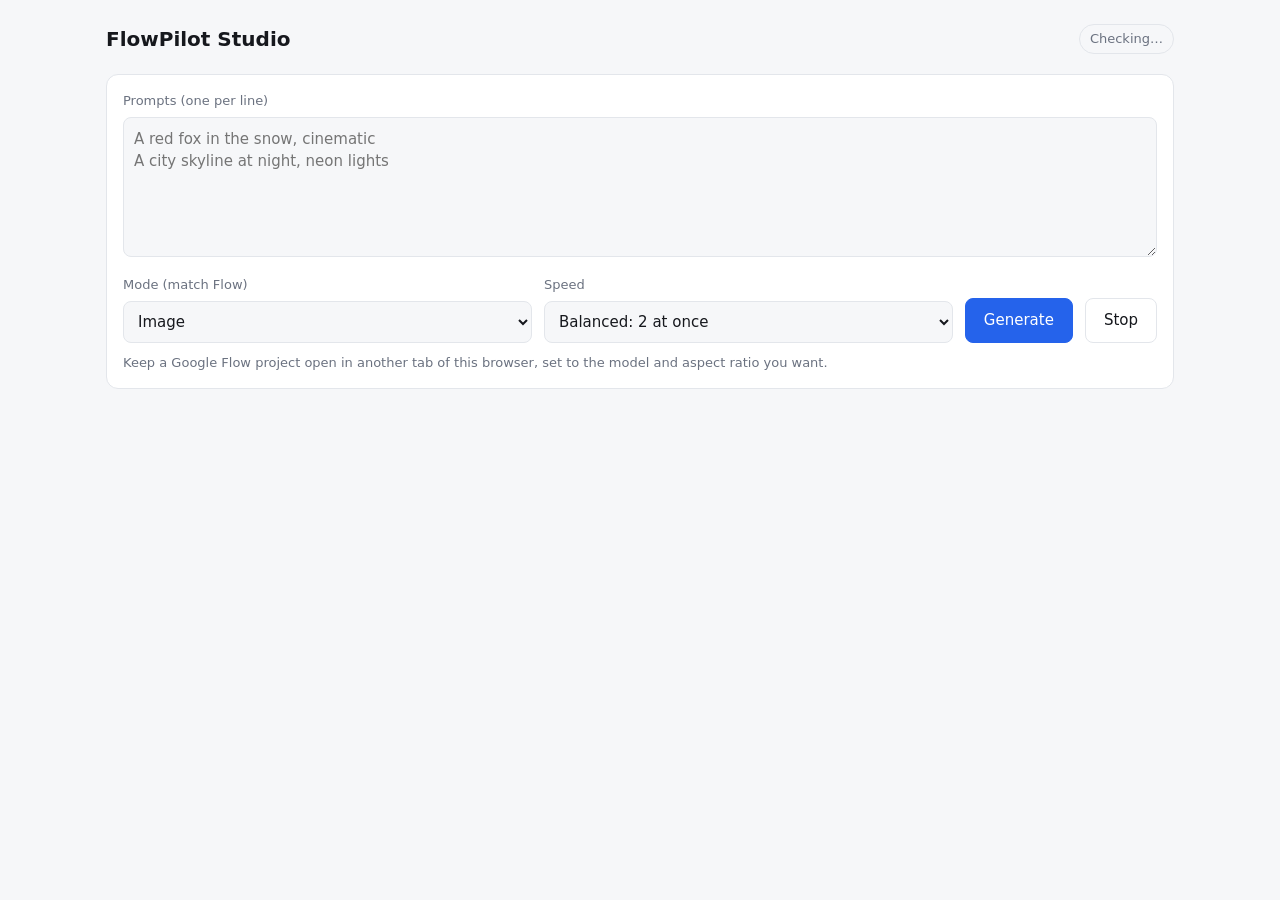
<file: web/index.html>
<!DOCTYPE html>
<html lang="en">
<head>
  <meta charset="UTF-8">
  <meta name="viewport" content="width=device-width, initial-scale=1.0">
  <title>FlowPilot Studio</title>
  <style>
    :root {
      --bg: #f6f7f9; --panel: #ffffff; --text: #16181d; --muted: #6b7280; --line: #e3e6eb;
      --accent: #2563eb; --accent-text: #ffffff; --ok: #15803d; --warn: #b45309; --bad: #b91c1c;
    }
    @media (prefers-color-scheme: dark) {
      :root {
        --bg: #111317; --panel: #1a1d23; --text: #e8eaee; --muted: #9aa1ad; --line: #2b2f37;
        --accent: #4f8cff; --accent-text: #0b0d10; --ok: #4ade80; --warn: #fbbf24; --bad: #f87171;
      }
    }
    * { box-sizing: border-box; }
    body { margin: 0; background: var(--bg); color: var(--text); font: 15px/1.5 system-ui, sans-serif; }
    main { max-width: 1100px; margin: 0 auto; padding: 24px 16px 48px; }
    header { display: flex; align-items: center; justify-content: space-between; gap: 12px; margin-bottom: 20px; }
    h1 { font-size: 20px; margin: 0; }
    .pill { font-size: 13px; padding: 4px 10px; border-radius: 999px; border: 1px solid var(--line); color: var(--muted); }
    .pill.on { color: var(--ok); border-color: currentColor; }
    .pill.off { color: var(--bad); border-color: currentColor; }
    .panel { background: var(--panel); border: 1px solid var(--line); border-radius: 12px; padding: 16px; }
    label { display: block; font-size: 13px; color: var(--muted); margin-bottom: 6px; }
    textarea, select { width: 100%; font: inherit; color: var(--text); background: var(--bg);
      border: 1px solid var(--line); border-radius: 8px; padding: 10px; }
    textarea { min-height: 140px; resize: vertical; }
    .row { display: flex; gap: 12px; flex-wrap: wrap; align-items: end; margin-top: 12px; }
    .row > div { flex: 1 1 140px; }
    button { font: inherit; padding: 10px 18px; border-radius: 8px; border: 1px solid var(--line);
      background: var(--panel); color: var(--text); cursor: pointer; }
    button.primary { background: var(--accent); border-color: var(--accent); color: var(--accent-text); }
    button:disabled { opacity: .5; cursor: default; }
    .hint { color: var(--muted); font-size: 13px; margin: 10px 0 0; }
    .error { color: var(--bad); }
    #results { display: grid; grid-template-columns: repeat(auto-fill, minmax(240px, 1fr)); gap: 16px; margin-top: 20px; }
    .card { background: var(--panel); border: 1px solid var(--line); border-radius: 12px; overflow: hidden; }
    .card .media { display: grid; gap: 2px; background: var(--line); }
    .card img, .card video { width: 100%; display: block; background: var(--bg); }
    .card .body { padding: 10px 12px; }
    .card .prompt { font-size: 14px; margin: 0 0 6px; overflow-wrap: anywhere; }
    .card .meta { display: flex; justify-content: space-between; gap: 8px; font-size: 13px; }
    .st-pending, .st-generating { color: var(--warn); }
    .st-done { color: var(--ok); }
    .st-failed { color: var(--bad); }
    .card a { color: var(--accent); }
  </style>
</head>
<body>
<main>
  <header>
    <h1>FlowPilot Studio</h1>
    <span id="status" class="pill">Checking…</span>
  </header>

  <section class="panel">
    <label for="prompts">Prompts (one per line)</label>
    <textarea id="prompts" placeholder="A red fox in the snow, cinematic&#10;A city skyline at night, neon lights"></textarea>
    <div class="row">
      <div>
        <label for="mode">Mode (match Flow)</label>
        <select id="mode"><option value="image">Image</option><option value="video">Video</option></select>
      </div>
      <div>
        <label for="speed">Speed</label>
        <select id="speed">
          <option value="slow">Slow: one at a time</option>
          <option value="balanced" selected>Balanced: 2 at once</option>
          <option value="fast">Fast: 4 at once</option>
        </select>
      </div>
      <button id="generate" class="primary">Generate</button>
      <button id="stop">Stop</button>
    </div>
    <p id="message" class="hint">Keep a Google Flow project open in another tab of this browser, set to the model and aspect ratio you want.</p>
  </section>

  <section id="results"></section>
</main>

<script src="flowpilot-client.js"></script>
<script>
  const $ = (id) => document.getElementById(id);
  const LABEL = { pending: 'Queued', generating: 'Generating…', done: 'Done', failed: 'Failed' };

  async function refreshStatus() {
    const s = await FlowPilot.status();
    const pill = $('status');
    if (!s.ok) { pill.textContent = 'Not connected'; pill.className = 'pill off'; pill.title = s.error; }
    else if (!s.hasEditor) { pill.textContent = 'Open a Flow project'; pill.className = 'pill off'; pill.title = ''; }
    else { pill.textContent = s.running ? 'Flow busy' : 'Flow connected'; pill.className = 'pill on'; pill.title = ''; }
    return s;
  }

  function el(tag, cls, text) {
    const node = document.createElement(tag);
    if (cls) node.className = cls;
    if (text != null) node.textContent = text;
    return node;
  }

  function renderCard(card, r, n) {
    const media = el('div', 'media');
    r.outputs.forEach((out) => {
      const m = out.kind === 'video' ? el('video') : el('img');
      m.src = out.url;
      if (out.kind === 'video') m.controls = true; else m.alt = r.prompt;
      media.append(m);
    });
    const meta = el('div', 'meta');
    const st = el('span', `st-${r.status}`, LABEL[r.status] || r.status);
    meta.append(st);
    const links = el('span');
    r.outputs.forEach((out, i) => {
      const a = el('a', null, r.outputs.length > 1 ? `Save ${i + 1}` : 'Save');
      a.href = out.url;
      const ext = out.kind === 'video' ? 'mp4' : out.url.startsWith('data:image/png') ? 'png' : 'jpg';
      a.download = `${String(n).padStart(3, '0')}${r.outputs.length > 1 ? `-${i + 1}` : ''}.${ext}`;
      a.target = '_blank';
      links.append(a, ' ');
    });
    meta.append(links);
    const body = el('div', 'body');
    body.append(el('p', 'prompt', r.prompt), meta);
    if (r.error) body.append(el('p', 'hint error', r.error));
    card.replaceChildren(...(r.outputs.length ? [media] : []), body);
  }

  $('generate').addEventListener('click', async () => {
    const prompts = $('prompts').value.split('\n').map((l) => l.trim()).filter(Boolean);
    if (!prompts.length) { $('message').textContent = 'Add at least one prompt.'; return; }

    const cards = prompts.map(() => el('article', 'card'));
    const base = $('results').children.length;
    prompts.forEach((p, i) => renderCard(cards[i], { prompt: p, status: 'pending', outputs: [] }, base + i + 1));
    $('results').prepend(...cards);
    $('message').className = 'hint';
    $('message').textContent = `Sending ${prompts.length} prompt${prompts.length > 1 ? 's' : ''} to Flow…`;

    try {
      const results = await FlowPilot.generate(prompts, {
        mode: $('mode').value,
        speed: $('speed').value,
        onUpdate: (i, r) => renderCard(cards[i], r, base + i + 1),
      });
      const failed = results.filter((r) => r.status === 'failed').length;
      $('message').textContent = `Finished: ${results.length - failed} done, ${failed} failed.`;
    } catch (e) {
      cards.forEach((c) => c.remove());
      $('message').className = 'hint error';
      $('message').textContent = e.message;
    }
  });

  $('stop').addEventListener('click', async () => {
    const res = await FlowPilot.stop();
    $('message').className = res.ok ? 'hint' : 'hint error';
    $('message').textContent = res.ok ? 'Stopped. Prompts already sent to Flow may still finish.' : res.error;
  });

  refreshStatus();
  setInterval(refreshStatus, 4000);
</script>
</body>
</html>
</file>
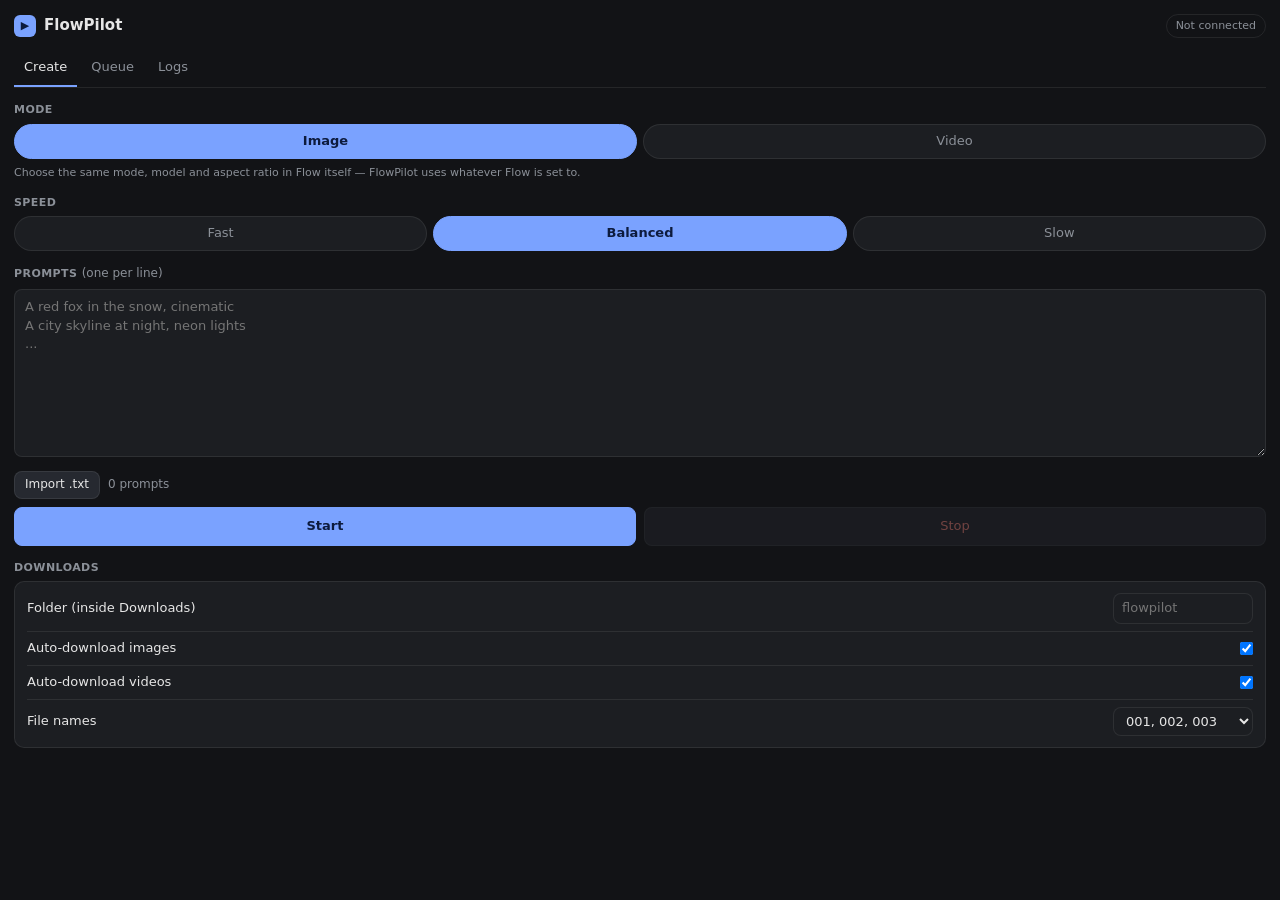
<file: extension/sidepanel.html>
<!DOCTYPE html>
<html lang="en">
<head>
  <meta charset="UTF-8">
  <meta name="viewport" content="width=device-width, initial-scale=1.0">
  <title>FlowPilot</title>
  <link rel="stylesheet" href="sidepanel.css">
</head>
<body>
  <header class="header">
    <div class="brand"><span class="logo">▶</span>FlowPilot</div>
    <span id="status" class="status status-off">Not connected</span>
  </header>

  <div id="connect-hint" class="hint-box" hidden>
    <p id="connect-text">Open a Google Flow project to start.</p>
    <div class="row">
      <button id="btn-open-flow" class="btn">Open Flow</button>
      <button id="btn-reload-flow" class="btn" hidden>Reload Flow tab</button>
    </div>
  </div>

  <nav class="tabs">
    <button class="tab active" data-tab="create">Create</button>
    <button class="tab" data-tab="queue">Queue <span id="queue-badge" class="badge"></span></button>
    <button class="tab" data-tab="logs">Logs</button>
  </nav>

  <section id="tab-create" class="panel active">
    <label class="label">Mode</label>
    <div class="pills" data-group="mode">
      <button class="pill active" data-value="image">Image</button>
      <button class="pill" data-value="video">Video</button>
    </div>
    <p class="note">Choose the same mode, model and aspect ratio in Flow itself — FlowPilot uses whatever Flow is set to.</p>

    <label class="label">Speed</label>
    <div class="pills" data-group="speed">
      <button class="pill" data-value="fast" title="Up to 4 prompts generating at once">Fast</button>
      <button class="pill active" data-value="balanced" title="Up to 2 at once, 10s apart">Balanced</button>
      <button class="pill" data-value="slow" title="One at a time — most reliable">Slow</button>
    </div>

    <label class="label" for="prompts">Prompts <span class="muted">(one per line)</span></label>
    <textarea id="prompts" rows="8" placeholder="A red fox in the snow, cinematic&#10;A city skyline at night, neon lights&#10;..."></textarea>
    <div class="row between">
      <div class="row">
        <button id="btn-import" class="btn btn-small">Import .txt</button>
        <input type="file" id="file-input" accept=".txt,text/plain" hidden>
        <span id="prompt-count" class="muted">0 prompts</span>
      </div>
    </div>

    <div class="row actions">
      <button id="btn-start" class="btn btn-primary">Start</button>
      <button id="btn-stop" class="btn btn-danger" disabled>Stop</button>
    </div>

    <div id="progress" class="progress" hidden>
      <div class="bar"><div id="progress-fill" class="fill"></div></div>
      <span id="progress-text" class="muted"></span>
    </div>

    <label class="label">Downloads</label>
    <div class="card">
      <div class="setting"><span>Folder (inside Downloads)</span><input id="set-folder" type="text" placeholder="flowpilot"></div>
      <div class="setting"><span>Auto-download images</span><input id="set-auto-images" type="checkbox" checked></div>
      <div class="setting"><span>Auto-download videos</span><input id="set-auto-videos" type="checkbox" checked></div>
      <div class="setting">
        <span>File names</span>
        <select id="set-naming">
          <option value="numbered">001, 002, 003</option>
          <option value="prompt">001-prompt-text</option>
        </select>
      </div>
    </div>
  </section>

  <section id="tab-queue" class="panel">
    <div class="row between">
      <span id="queue-summary" class="muted"></span>
      <div class="row">
        <button id="btn-retry" class="btn btn-small">Retry failed</button>
        <button id="btn-clear" class="btn btn-small btn-danger">Clear</button>
      </div>
    </div>
    <ol id="queue-list" class="queue"></ol>
  </section>

  <section id="tab-logs" class="panel">
    <div class="row between">
      <span class="muted">Latest first</span>
      <button id="btn-clear-logs" class="btn btn-small">Clear logs</button>
    </div>
    <ul id="log-list" class="logs"></ul>
  </section>

  <script src="sidepanel.js"></script>
</body>
</html>
</file>
<file: extension/sidepanel.css>
:root {
  --bg: #121316;
  --surface: #1c1e22;
  --surface-2: #262930;
  --border: rgba(255, 255, 255, 0.08);
  --text: #e6e6e6;
  --muted: #8b9098;
  --accent: #7aa2ff;
  --accent-text: #0d1b3d;
  --green: #6fd394;
  --red: #ff8a80;
  --yellow: #ffd479;
}

* { box-sizing: border-box; margin: 0; padding: 0; }

body {
  background: var(--bg);
  color: var(--text);
  font: 13px/1.45 system-ui, -apple-system, "Segoe UI", Roboto, sans-serif;
  padding: 14px;
}

[hidden] { display: none !important; }

.header { display: flex; align-items: center; justify-content: space-between; margin-bottom: 12px; }
.brand { font-size: 15px; font-weight: 600; display: flex; align-items: center; gap: 8px; }
.logo {
  display: inline-grid; place-items: center; width: 22px; height: 22px; border-radius: 6px;
  background: var(--accent); color: var(--accent-text); font-size: 11px;
}

.status { font-size: 11px; padding: 3px 9px; border-radius: 99px; border: 1px solid var(--border); }
.status-on { color: var(--green); background: rgba(111, 211, 148, 0.1); }
.status-off { color: var(--muted); }
.status-busy { color: var(--yellow); background: rgba(255, 212, 121, 0.1); }

.hint-box {
  background: var(--surface); border: 1px solid var(--border); border-radius: 10px;
  padding: 10px 12px; margin-bottom: 12px;
}
.hint-box p { margin-bottom: 8px; color: var(--muted); }

.tabs { display: flex; gap: 4px; border-bottom: 1px solid var(--border); margin-bottom: 14px; }
.tab {
  background: none; border: none; color: var(--muted); padding: 8px 10px; cursor: pointer;
  font: inherit; border-bottom: 2px solid transparent;
}
.tab.active { color: var(--text); border-bottom-color: var(--accent); }
.badge { font-size: 10px; color: var(--accent); }

.panel { display: none; }
.panel.active { display: block; }

.label { display: block; font-size: 11px; font-weight: 600; text-transform: uppercase; letter-spacing: .04em; color: var(--muted); margin: 14px 0 6px; }
.panel > .label:first-child { margin-top: 0; }
.muted { color: var(--muted); font-size: 12px; font-weight: 400; text-transform: none; letter-spacing: 0; }
.note { color: var(--muted); font-size: 11px; margin-top: 6px; }

.pills { display: flex; gap: 6px; }
.pill {
  flex: 1; padding: 7px 0; border-radius: 99px; border: 1px solid var(--border);
  background: var(--surface); color: var(--muted); font: inherit; cursor: pointer;
}
.pill.active { background: var(--accent); color: var(--accent-text); border-color: var(--accent); font-weight: 600; }

textarea, input[type="text"], select {
  width: 100%; background: var(--surface); color: var(--text); border: 1px solid var(--border);
  border-radius: 8px; padding: 8px 10px; font: inherit;
}
textarea { resize: vertical; min-height: 120px; }
textarea:focus, input:focus, select:focus { outline: 1px solid var(--accent); }

.row { display: flex; align-items: center; gap: 8px; margin-top: 8px; }
.row .row { margin-top: 0; }
.between { justify-content: space-between; }
.actions .btn { flex: 1; padding: 9px 0; }

.btn {
  background: var(--surface-2); color: var(--text); border: 1px solid var(--border);
  border-radius: 8px; padding: 7px 12px; font: inherit; cursor: pointer;
}
.btn:hover:not(:disabled) { filter: brightness(1.15); }
.btn:disabled { opacity: .4; cursor: default; }
.btn-small { padding: 4px 10px; font-size: 12px; }
.btn-primary { background: var(--accent); color: var(--accent-text); border-color: var(--accent); font-weight: 600; }
.btn-danger { color: var(--red); }

.progress { margin-top: 10px; }
.bar { height: 6px; background: var(--surface-2); border-radius: 99px; overflow: hidden; margin-bottom: 4px; }
.fill { height: 100%; width: 0; background: var(--accent); transition: width .3s; }

.card { background: var(--surface); border: 1px solid var(--border); border-radius: 10px; padding: 4px 12px; }
.setting { display: flex; align-items: center; justify-content: space-between; gap: 10px; padding: 7px 0; }
.setting + .setting { border-top: 1px solid var(--border); }
.setting input[type="text"], .setting select { width: 140px; padding: 5px 8px; }

.queue { list-style: none; margin-top: 10px; display: flex; flex-direction: column; gap: 6px; }
.queue li {
  background: var(--surface); border: 1px solid var(--border); border-radius: 8px;
  padding: 8px 10px; display: grid; grid-template-columns: auto 1fr auto; gap: 8px; align-items: start;
}
.q-num { color: var(--muted); font-variant-numeric: tabular-nums; }
.q-prompt { overflow-wrap: anywhere; }
.q-err { display: block; color: var(--red); font-size: 11px; margin-top: 2px; }
.q-status { font-size: 11px; white-space: nowrap; }
.st-pending { color: var(--muted); }
.st-submitting, .st-generating { color: var(--yellow); }
.st-done { color: var(--green); }
.st-failed { color: var(--red); }

.logs { list-style: none; margin-top: 10px; font: 11px/1.5 ui-monospace, Menlo, Consolas, monospace; }
.logs li { padding: 3px 0; border-bottom: 1px solid var(--border); overflow-wrap: anywhere; }
.log-time { color: var(--muted); margin-right: 6px; }
.log-error { color: var(--red); }
.log-success { color: var(--green); }

.empty { color: var(--muted); text-align: center; padding: 24px 0; }
</file>
